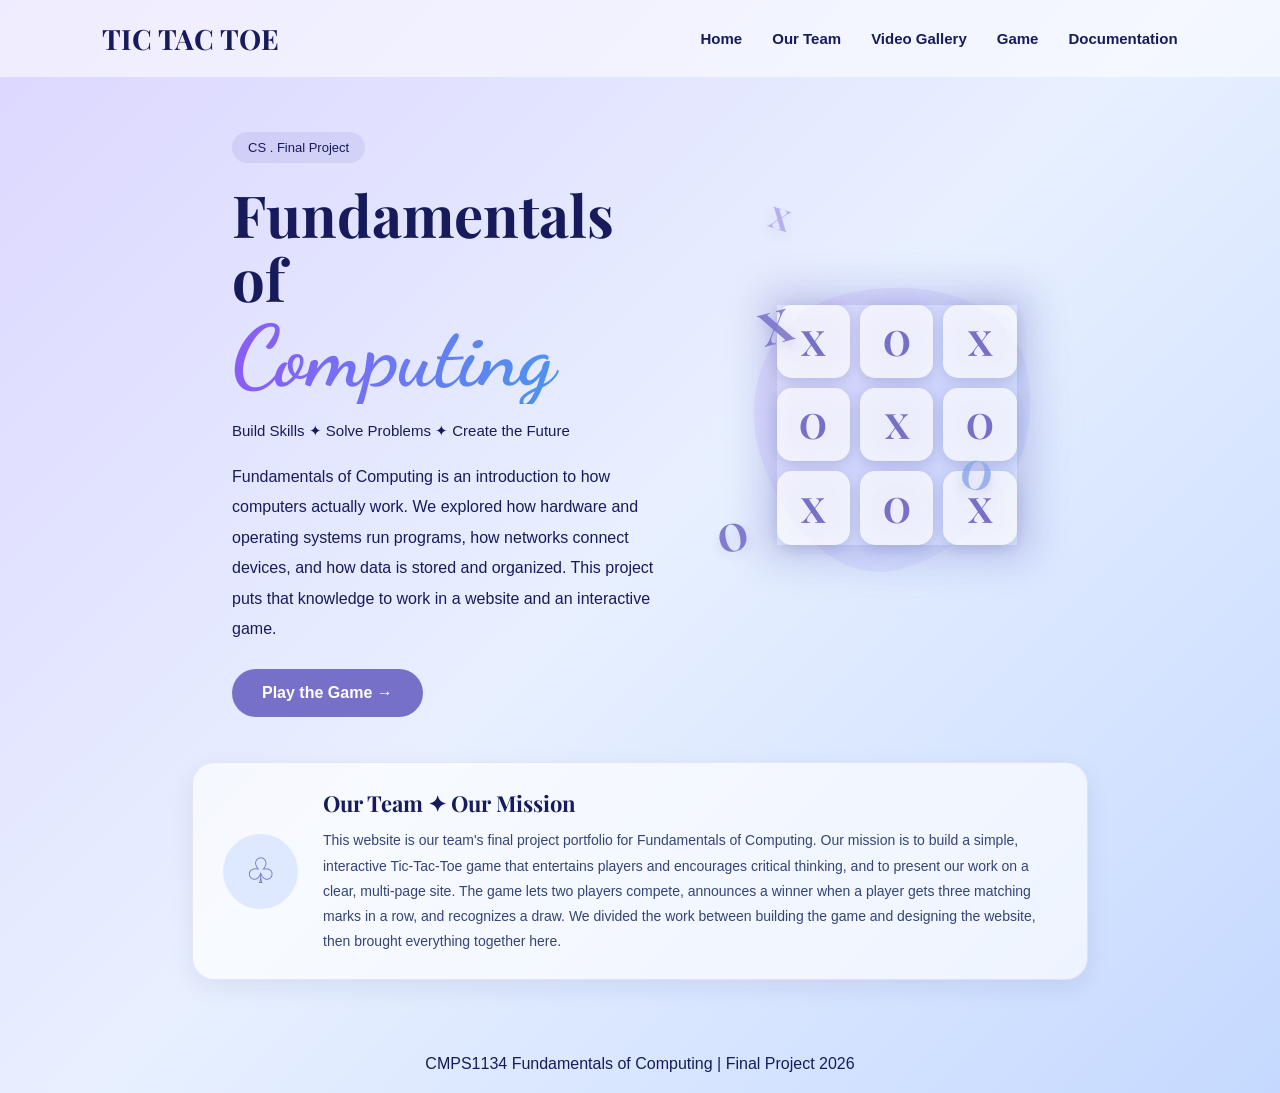
<file: index.html>
<!DOCTYPE html>
<html lang="en">
<head>
    <meta charset="UTF-8">
    <meta name="viewport" content="width=device-width, initial-scale=1.0">
    <title>Tic-Tac-Toe | Team Portfolio</title>
    <link href="https://fonts.googleapis.com/css2?family=Dancing+Script:wght@700&family=Great+Vibes&family=Playfair+Display:wght@400;500;600;700&display=swap" rel="stylesheet">
    <link rel="stylesheet" href="css/style.css">
</head>
<body>

    <!-- Navigation Bar -->
    <header>
        <nav class="navbar">
            <h2 class="logo">TIC TAC TOE</h2>
            <ul>
                <li><a href="index.html">Home</a></li>
                <li><a href="team.html">Our Team</a></li>
                <li><a href="videos.html">Video Gallery</a></li>
                <li><a href="game.html">Game</a></li>
                <li><a href="documentation.html">Documentation</a></li>
            </ul>
        </nav>
    </header>

    <!-- Homepage Introduction -->
    <section class="hero">
        <div class="hero-content">

            <div class="hero-layout">

                <!-- Left side: text -->
                <div class="hero-text">
                    <div class="project-label">CS . Final Project</div>

                    <h1>Fundamentals of
                        <span class="script-heading">Computing</span>
                    </h1>

                    <p class="tagline">Build Skills ✦ Solve Problems ✦ Create the Future</p>

                    <p class="course-description">
                        Fundamentals of Computing is an introduction to how computers actually work.
                        We explored how hardware and operating systems run programs, how networks
                        connect devices, and how data is stored and organized. This project puts that
                        knowledge to work in a website and an interactive game.
                    </p>

                    <a href="game.html" class="btn">Play the Game &rarr;</a>
                </div>

                <!-- Right side: tic-tac-toe illustration -->
                <div class="hero-visual">
                    <span class="floating-x">X</span>
                    <span class="floating-o">O</span>
                    <span class="floating-x floating-x-two">X</span>
                    <span class="floating-o floating-o-two">O</span>

                    <div class="tic-tac-toe-board">
                        <div class="cell">X</div>
                        <div class="cell">O</div>
                        <div class="cell">X</div>

                        <div class="cell">O</div>
                        <div class="cell">X</div>
                        <div class="cell">O</div>

                        <div class="cell">X</div>
                        <div class="cell">O</div>
                        <div class="cell">X</div>
                    </div>
                </div>

            </div>

            <!-- Mission and team -->
            <div class="mission-card">
                <div class="mission-icon">♧</div>
                <div class="mission-content">
                    <h3>Our Team ✦ Our Mission</h3>
                    <p>
                        This website is our team's final project portfolio for Fundamentals of Computing.
                        Our mission is to build a simple, interactive Tic-Tac-Toe game that entertains
                        players and encourages critical thinking, and to present our work on a clear,
                        multi-page site. The game lets two players compete, announces a winner when a
                        player gets three matching marks in a row, and recognizes a draw. We divided the
                        work between building the game and designing the website, then brought
                        everything together here.
                    </p>
                </div>
            </div>

        </div>
    </section>

    <footer style="text-align:center; padding:20px;">
        <p>CMPS1134 Fundamentals of Computing | Final Project 2026</p>
    </footer>

</body>
</html>
</file>
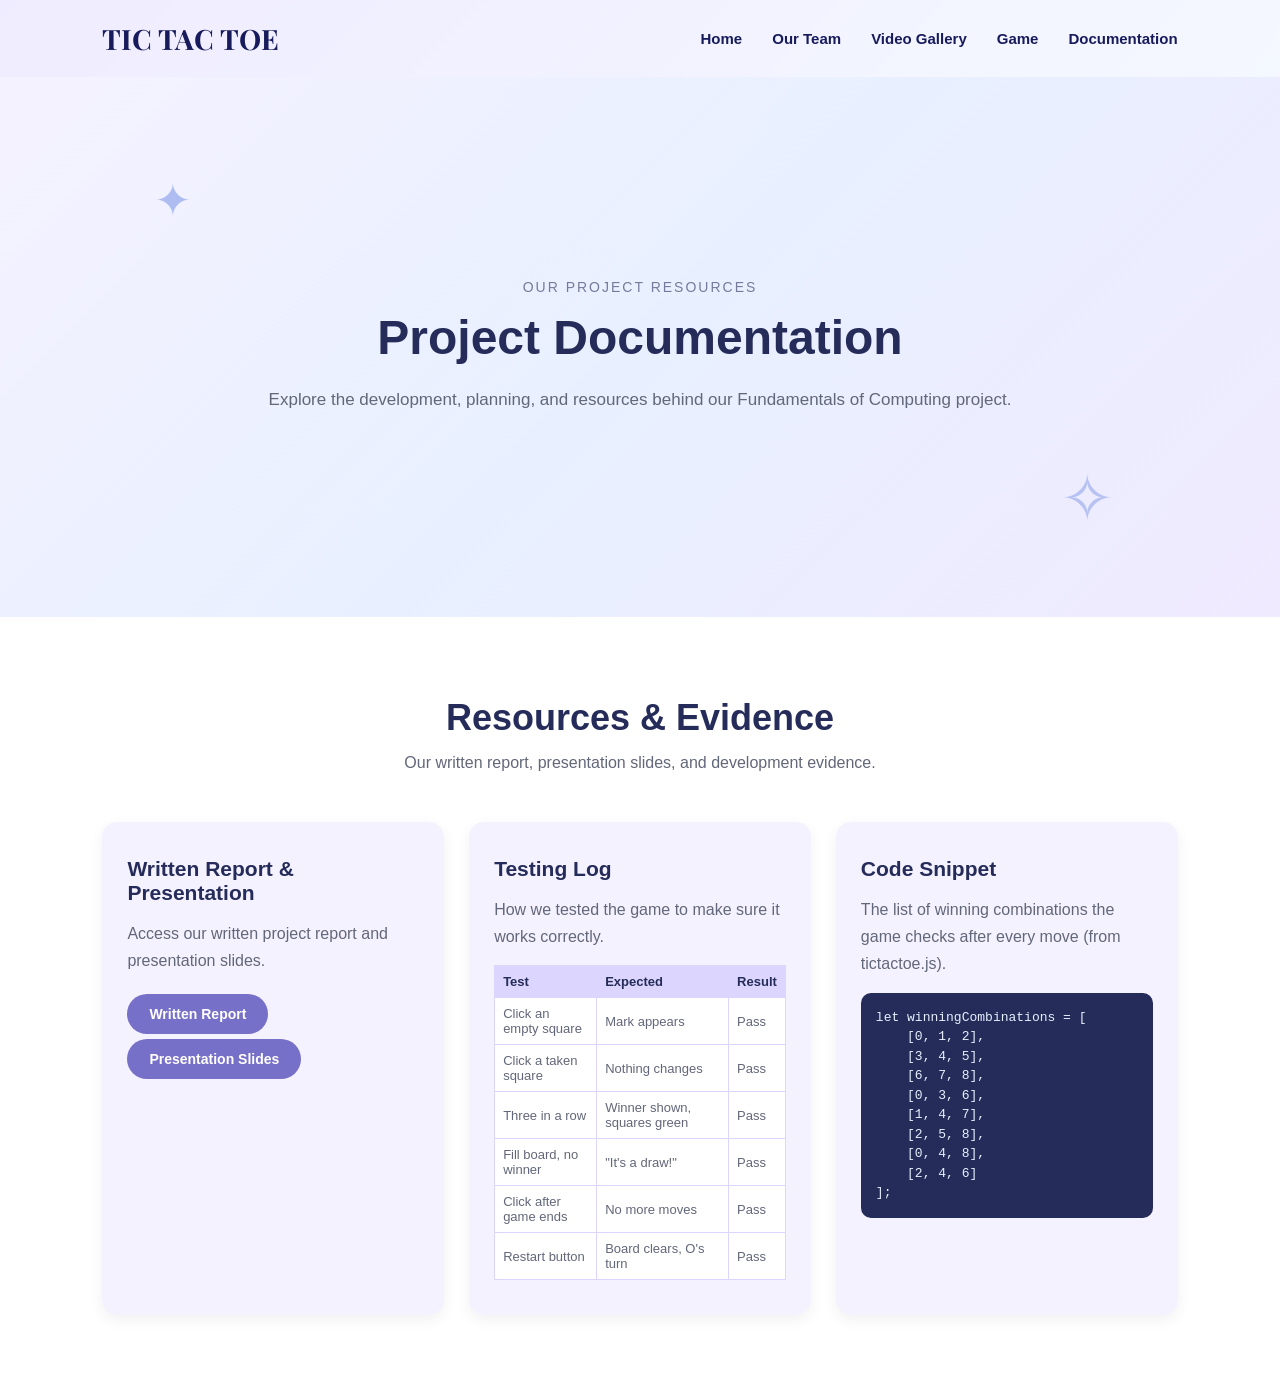
<file: documentation.html>
<!DOCTYPE html>
<html lang="en">
<head>
    <meta charset="UTF-8">
    <meta name="viewport" content="width=device-width, initial-scale=1.0">
    <title>Documentation | Fundamentals of Computing</title>
    <link href="https://fonts.googleapis.com/css2?family=Dancing+Script:wght@700&family=Great+Vibes&family=Playfair+Display:wght@400;500;600;700&display=swap" rel="stylesheet">
    <link rel="stylesheet" href="css/style.css">
</head>
<body>

    <!-- Navigation Bar -->
    <header>
        <nav class="navbar">
            <h2 class="logo">TIC TAC TOE</h2>
            <ul>
                <li><a href="index.html">Home</a></li>
                <li><a href="team.html">Our Team</a></li>
                <li><a href="videos.html">Video Gallery</a></li>
                <li><a href="game.html">Game</a></li>
                <li><a href="documentation.html">Documentation</a></li>
            </ul>
        </nav>
    </header>

    <!-- Documentation Heading Section -->
    <section class="documentation-hero">
        <div class="documentation-heading">
            <span>OUR PROJECT RESOURCES</span>
            <h1>Project Documentation</h1>
            <p>
                Explore the development, planning, and resources
                behind our Fundamentals of Computing project.
            </p>
        </div>
    </section>

    <!-- Documentation Resources Section -->
    <section class="documentation-content">

        <div class="documentation-title">
            <h2>Resources &amp; Evidence</h2>
            <p>Our written report, presentation slides, and development evidence.</p>
        </div>

        <div class="documentation-container">

            <!-- Written Report and Presentation -->
            <div class="documentation-card">
                <h3>Written Report &amp; Presentation</h3>
                <p>Access our written project report and presentation slides.</p>
                <a href="https://drive.google.com/file/d/1Eudro8QxFQyhYSSHki9ScxYQGo2Qj0IZ/view?usp=sharing" class="doc-button" target="_blank">Written Report</a>
                <a href="https://docs.google.com/presentation/d/1sKYwe5PU1hoNHK0PSj72zYZiAwtO2S-E/edit?usp=drivesdk&ouid=109103449016166236615&rtpof=true&sd=true" class="doc-button" target="_blank">Presentation Slides</a>
            </div>

            <!-- Testing Log -->
            <div class="documentation-card">
                <h3>Testing Log</h3>
                <p>How we tested the game to make sure it works correctly.</p>
                <table>
                    <tr><th>Test</th><th>Expected</th><th>Result</th></tr>
                    <tr><td>Click an empty square</td><td>Mark appears</td><td>Pass</td></tr>
                    <tr><td>Click a taken square</td><td>Nothing changes</td><td>Pass</td></tr>
                    <tr><td>Three in a row</td><td>Winner shown, squares green</td><td>Pass</td></tr>
                    <tr><td>Fill board, no winner</td><td>"It's a draw!"</td><td>Pass</td></tr>
                    <tr><td>Click after game ends</td><td>No more moves</td><td>Pass</td></tr>
                    <tr><td>Restart button</td><td>Board clears, O's turn</td><td>Pass</td></tr>
                </table>
            </div>

            <!-- Code Snippet -->
            <div class="documentation-card">
                <h3>Code Snippet</h3>
                <p>The list of winning combinations the game checks after every move (from tictactoe.js).</p>
<pre><code>let winningCombinations = [
    [0, 1, 2],
    [3, 4, 5],
    [6, 7, 8],
    [0, 3, 6],
    [1, 4, 7],
    [2, 5, 8],
    [0, 4, 8],
    [2, 4, 6]
];</code></pre>
            </div>

        </div>
    </section>

</body>
</html>
</file>
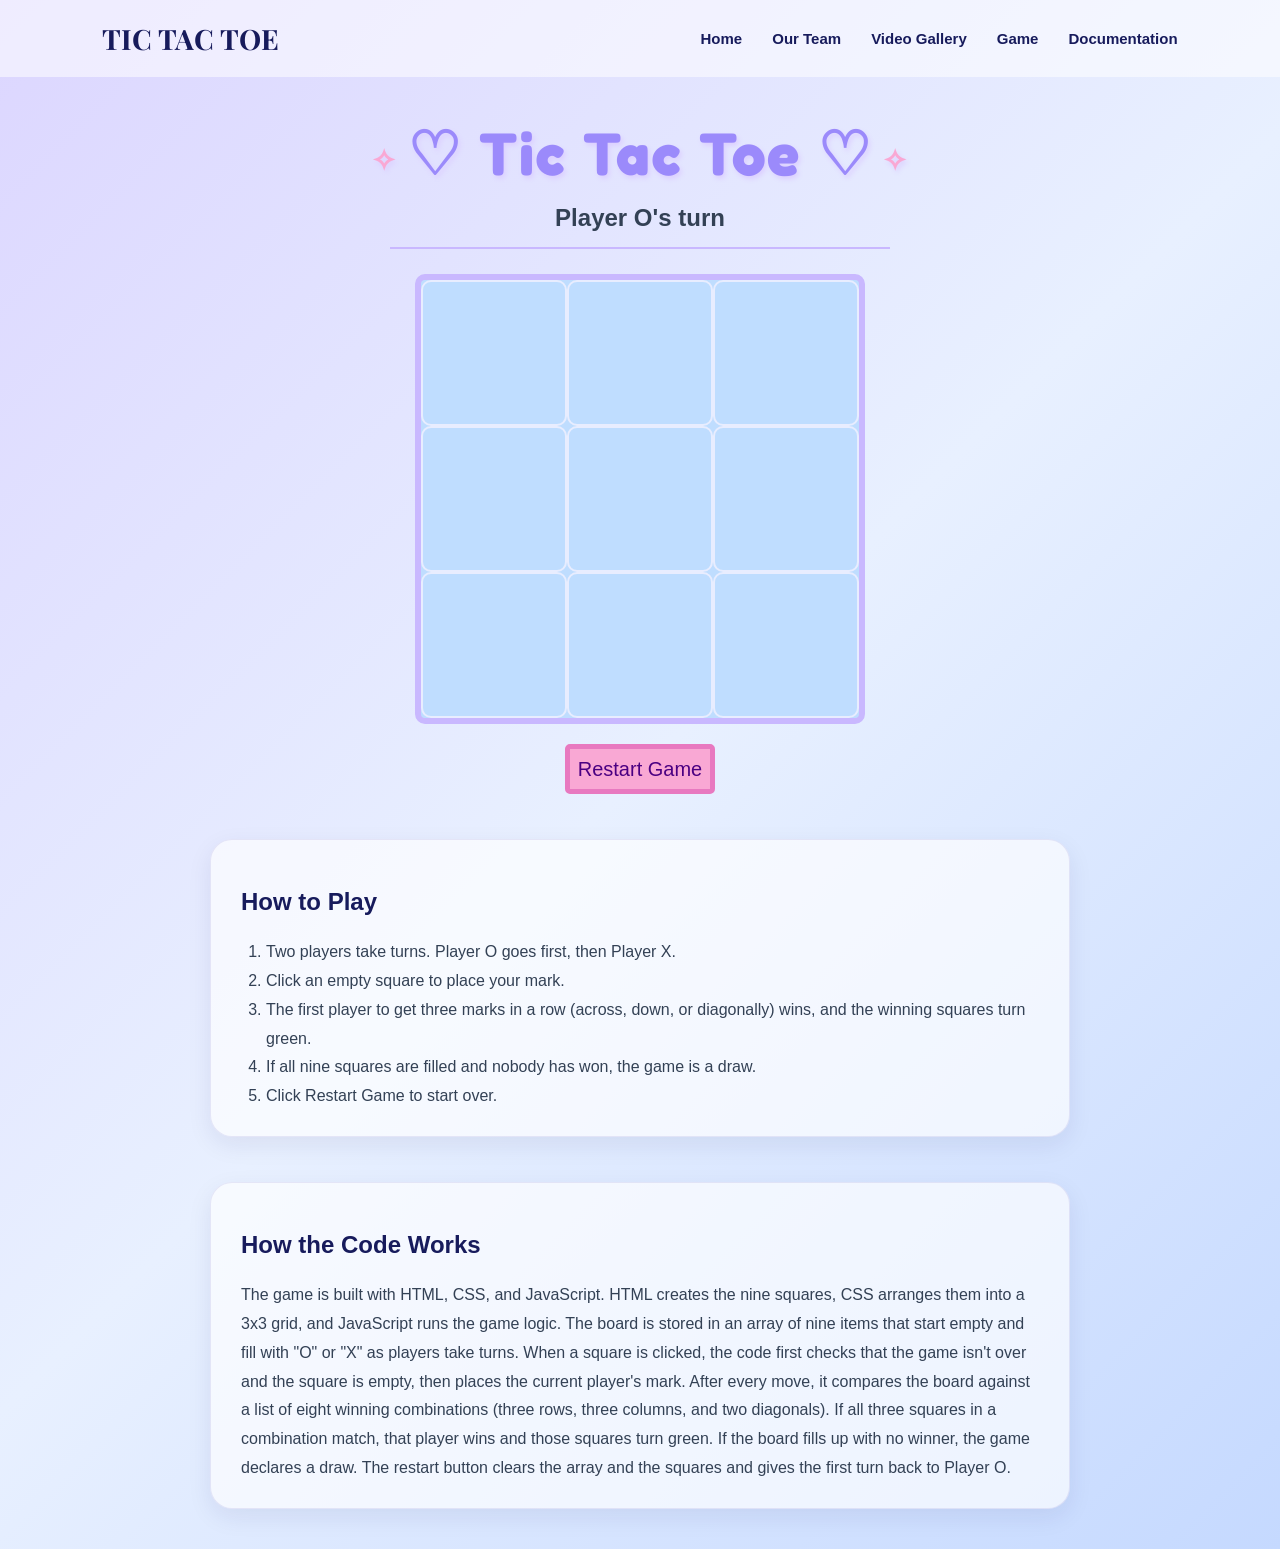
<file: game.html>
<!DOCTYPE html>
<html lang="en">
<head>
    <meta charset="UTF-8">
    <meta name="viewport" content="width=device-width, initial-scale=1.0">
    <title>Play the Game | Fundamentals of Computing</title>
    <link href="https://fonts.googleapis.com/css2?family=Dancing+Script:wght@700&family=Fredoka:wght@700&family=Great+Vibes&family=Playfair+Display:wght@400;500;600;700&display=swap" rel="stylesheet">
    <link rel="stylesheet" href="css/style.css">
    <link rel="stylesheet" href="css/tictactoe.css">
</head>
<body>

    <!-- Navigation Bar -->
    <header>
        <nav class="navbar">
            <h2 class="logo">TIC TAC TOE</h2>
            <ul>
                <li><a href="index.html">Home</a></li>
                <li><a href="team.html">Our Team</a></li>
                <li><a href="videos.html">Video Gallery</a></li>
                <li><a href="game.html">Game</a></li>
                <li><a href="documentation.html">Documentation</a></li>
            </ul>
        </nav>
    </header>

    <main class="game-area">

        <!-- The Game -->
        <h1>♡ Tic Tac Toe ♡</h1>
        <h2 id="game-status">Player O's turn</h2>
        <hr>

        <div id="game-board">
            <div data-cell-index="0" class="game-cell"></div>
            <div data-cell-index="1" class="game-cell"></div>
            <div data-cell-index="2" class="game-cell"></div>
            <div data-cell-index="3" class="game-cell"></div>
            <div data-cell-index="4" class="game-cell"></div>
            <div data-cell-index="5" class="game-cell"></div>
            <div data-cell-index="6" class="game-cell"></div>
            <div data-cell-index="7" class="game-cell"></div>
            <div data-cell-index="8" class="game-cell"></div>
        </div>

        <button id="game-restart-button">Restart Game</button>

        <!-- How to Play -->
        <section class="game-info">
            <h2>How to Play</h2>
            <ol>
                <li>Two players take turns. Player O goes first, then Player X.</li>
                <li>Click an empty square to place your mark.</li>
                <li>The first player to get three marks in a row (across, down, or diagonally) wins, and the winning squares turn green.</li>
                <li>If all nine squares are filled and nobody has won, the game is a draw.</li>
                <li>Click Restart Game to start over.</li>
            </ol>
        </section>

        <!-- How the Code Works -->
        <section class="game-info">
            <h2>How the Code Works</h2>
            <p>
                The game is built with HTML, CSS, and JavaScript. HTML creates the nine squares, CSS arranges them into a 3x3 grid, and JavaScript runs the game logic. The board is stored in an array of nine items that start empty and fill with "O" or "X" as players take turns. When a square is clicked, the code first checks that the game isn't over and the square is empty, then places the current player's mark. After every move, it compares the board against a list of eight winning combinations (three rows, three columns, and two diagonals). If all three squares in a combination match, that player wins and those squares turn green. If the board fills up with no winner, the game declares a draw. The restart button clears the array and the squares and gives the first turn back to Player O.
            </p>
        </section>

    </main>

    <script src="js/tictactoe.js"></script>
</body>
</html>
</file>
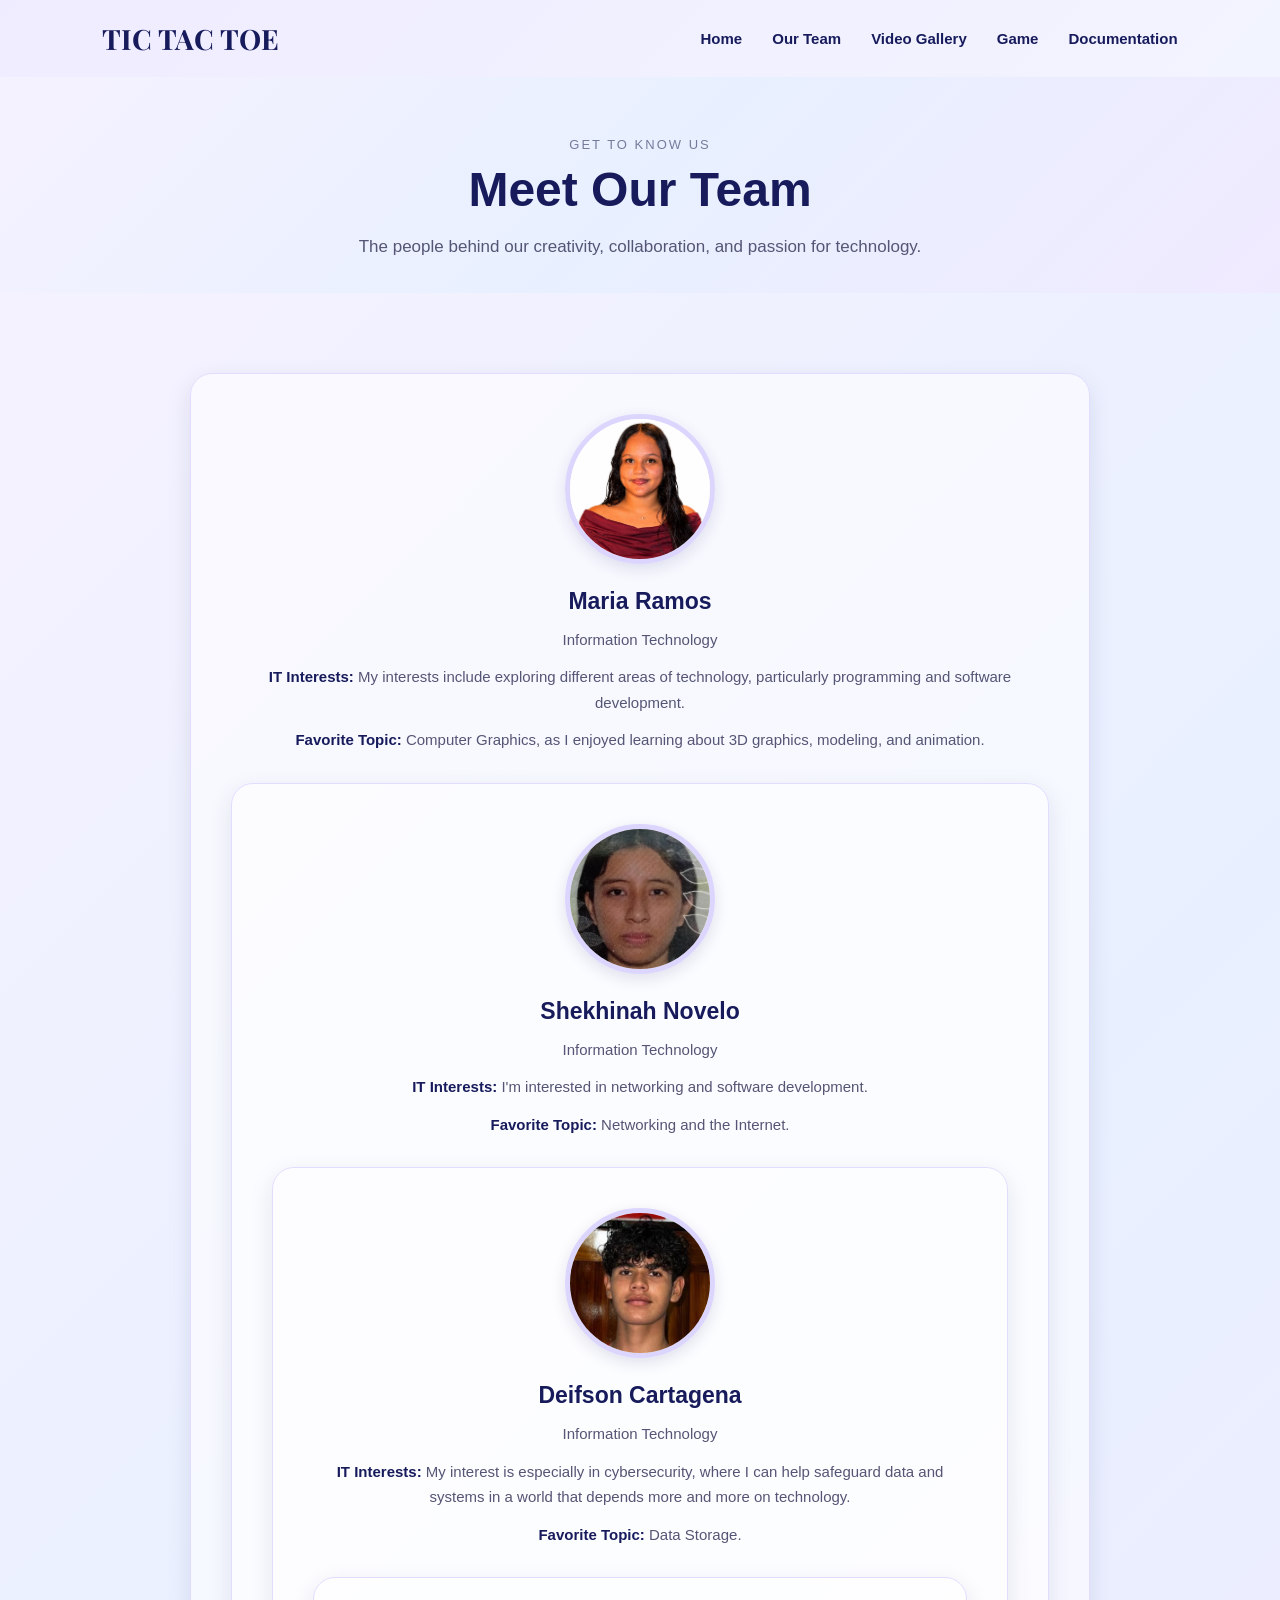
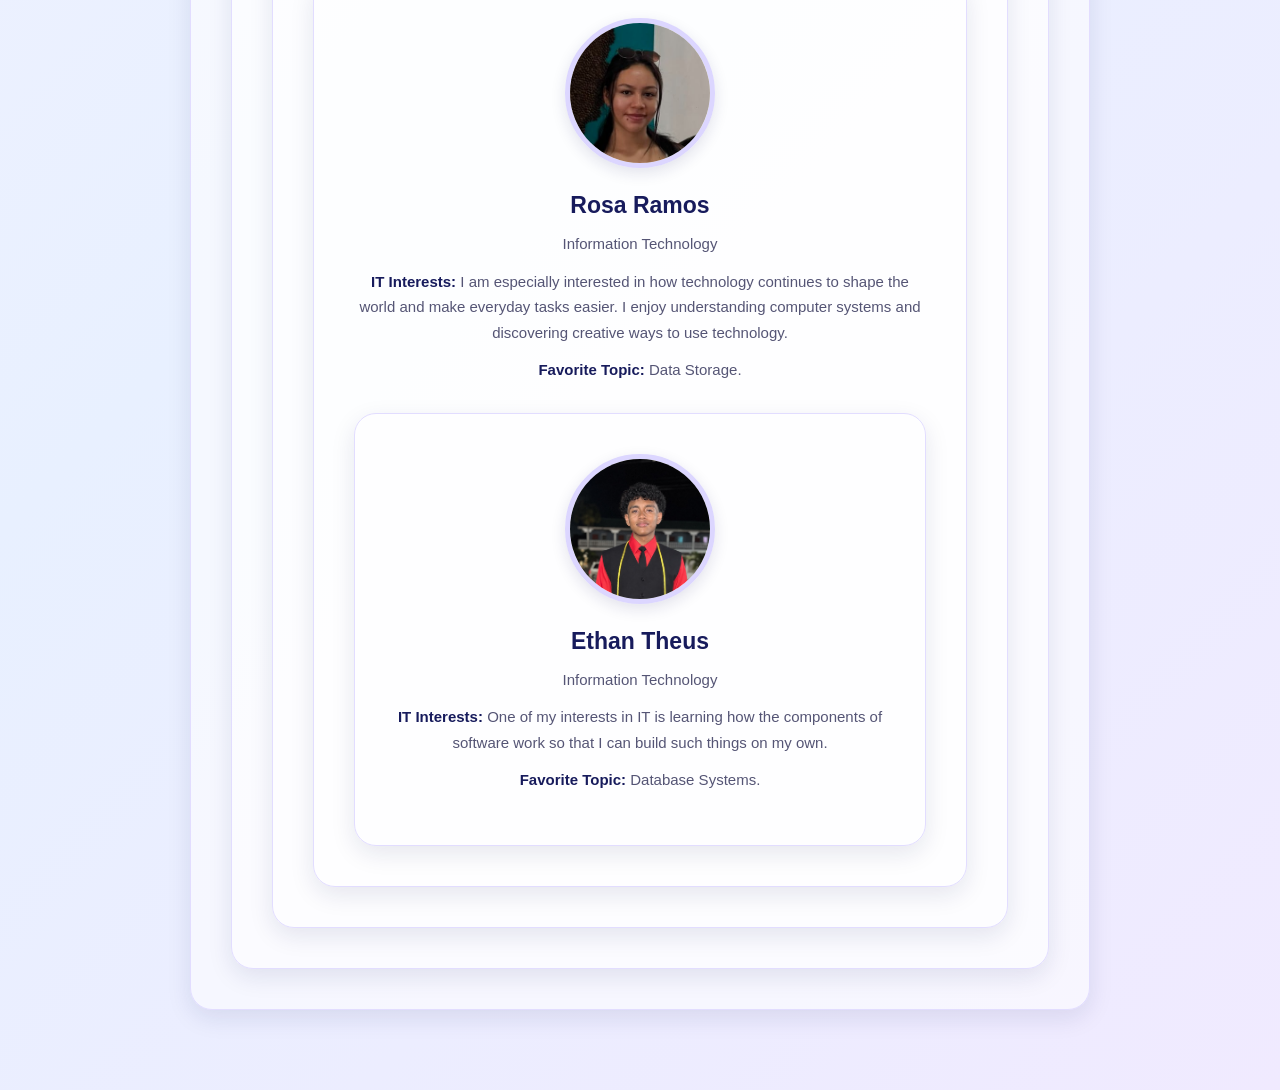
<file: team.html>
<!DOCTYPE html>
<html lang="en">
<head>
    <meta charset="UTF-8">
    <meta name="viewport" content="width=device-width, initial-scale=1.0">
    <title>Our Team | Fundamentals of Computing</title>
    <link href="https://fonts.googleapis.com/css2?family=Dancing+Script:wght@700&family=Great+Vibes&family=Playfair+Display:wght@400;500;600;700&display=swap" rel="stylesheet">
    <link rel="stylesheet" href="css/style.css">
</head>
<body>

    <!-- Navigation Bar -->
    <header>
        <nav class="navbar">
            <h2 class="logo">TIC TAC TOE</h2>
            <ul>
                <li><a href="index.html">Home</a></li>
                <li><a href="team.html">Our Team</a></li>
                <li><a href="videos.html">Video Gallery</a></li>
                <li><a href="game.html">Game</a></li>
                <li><a href="documentation.html">Documentation</a></li>
            </ul>
        </nav>
    </header>

    <header class="team-header">
        <p class="section-label">GET TO KNOW US</p>
        <h1>Meet Our Team</h1>
        <p class="team-intro">
            The people behind our creativity, collaboration, and passion for technology.
        </p>
    </header>

    <section class="team-section">
        <div class="team-grid nested-team">

            <!-- Maria (biggest, holds everyone else) -->
            <div class="team-card">
                <img src="images/maria.jpeg" alt="Maria Ramos">
                <div class="team-info">
                    <h2>Maria Ramos</h2>
                    <p class="program">Information Technology</p>
                    <p class="interests">
                        <strong>IT Interests:</strong> My interests include exploring different areas of technology, particularly programming and software development.
                    </p>
                    <p class="it-interests">
                        <strong>Favorite Topic:</strong> Computer Graphics, as I enjoyed learning about 3D graphics, modeling, and animation.
                    </p>
                </div>

                <!-- Shekhinah (inside Maria) -->
                <div class="team-card">
                    <img src="images/shekhinah.jpeg" alt="Shekhinah Novelo">
                    <div class="team-info">
                        <h2>Shekhinah Novelo</h2>
                        <p class="program">Information Technology</p>
                        <p class="interests">
                            <strong>IT Interests:</strong> I'm interested in networking and software development.
                        </p>
                        <p class="it-interests">
                            <strong>Favorite Topic:</strong> Networking and the Internet.
                        </p>
                    </div>

                    <!-- Deifson (inside Shekhinah) -->
                    <div class="team-card">
                        <img src="images/deifson.jpeg" alt="Deifson Cartagena">
                        <div class="team-info">
                            <h2>Deifson Cartagena</h2>
                            <p class="program">Information Technology</p>
                            <p class="interests">
                                <strong>IT Interests:</strong> My interest is especially in cybersecurity, where I can help safeguard data and systems in a world that depends more and more on technology.
                            </p>
                            <p class="it-interests">
                                <strong>Favorite Topic:</strong> Data Storage.
                            </p>
                        </div>

                        <!-- Rosa (inside Deifson) -->
                        <div class="team-card">
                            <img src="images/rosa.jpeg" alt="Rosa Ramos">
                            <div class="team-info">
                                <h2>Rosa Ramos</h2>
                                <p class="program">Information Technology</p>
                                <p class="interests">
                                    <strong>IT Interests:</strong> I am especially interested in how technology continues to shape the world and make everyday tasks easier. I enjoy understanding computer systems and discovering creative ways to use technology.
                                </p>
                                <p class="it-interests">
                                    <strong>Favorite Topic:</strong> Data Storage.
                                </p>
                            </div>

                            <!-- Ethan (smallest, innermost) -->
                            <div class="team-card">
                                <img src="images/ethan.jpeg" alt="Ethan Theus">
                                <div class="team-info">
                                    <h2>Ethan Theus</h2>
                                    <p class="program">Information Technology</p>
                                    <p class="interests">
                                        <strong>IT Interests:</strong> One of my interests in IT is learning how the components of software work so that I can build such things on my own.
                                    </p>
                                    <p class="it-interests">
                                        <strong>Favorite Topic:</strong> Database Systems.
                                    </p>
                                </div>
                            </div> <!-- end Ethan -->

                        </div> <!-- end Rosa -->

                    </div> <!-- end Deifson -->

                </div> <!-- end Shekhinah -->

            </div> <!-- end Maria -->

        </div>
    </section>

</body>
</html>
</file>
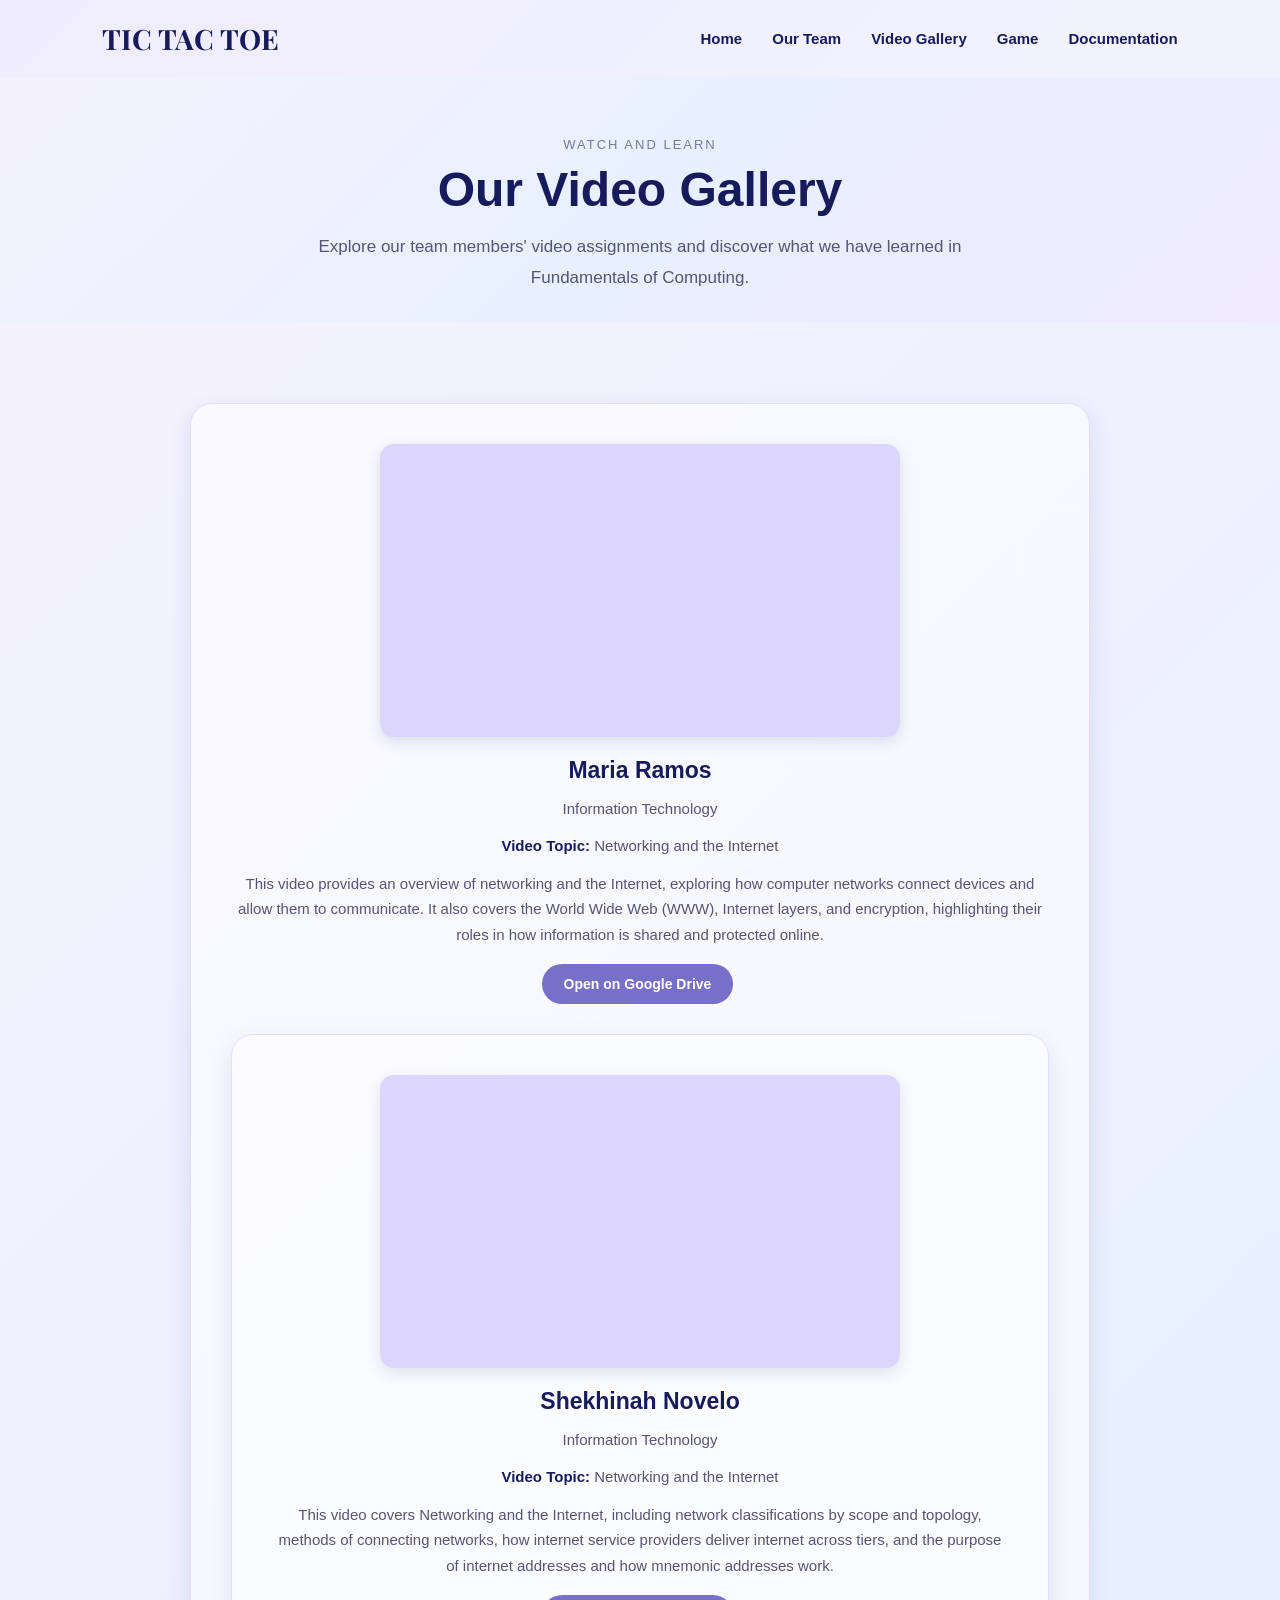
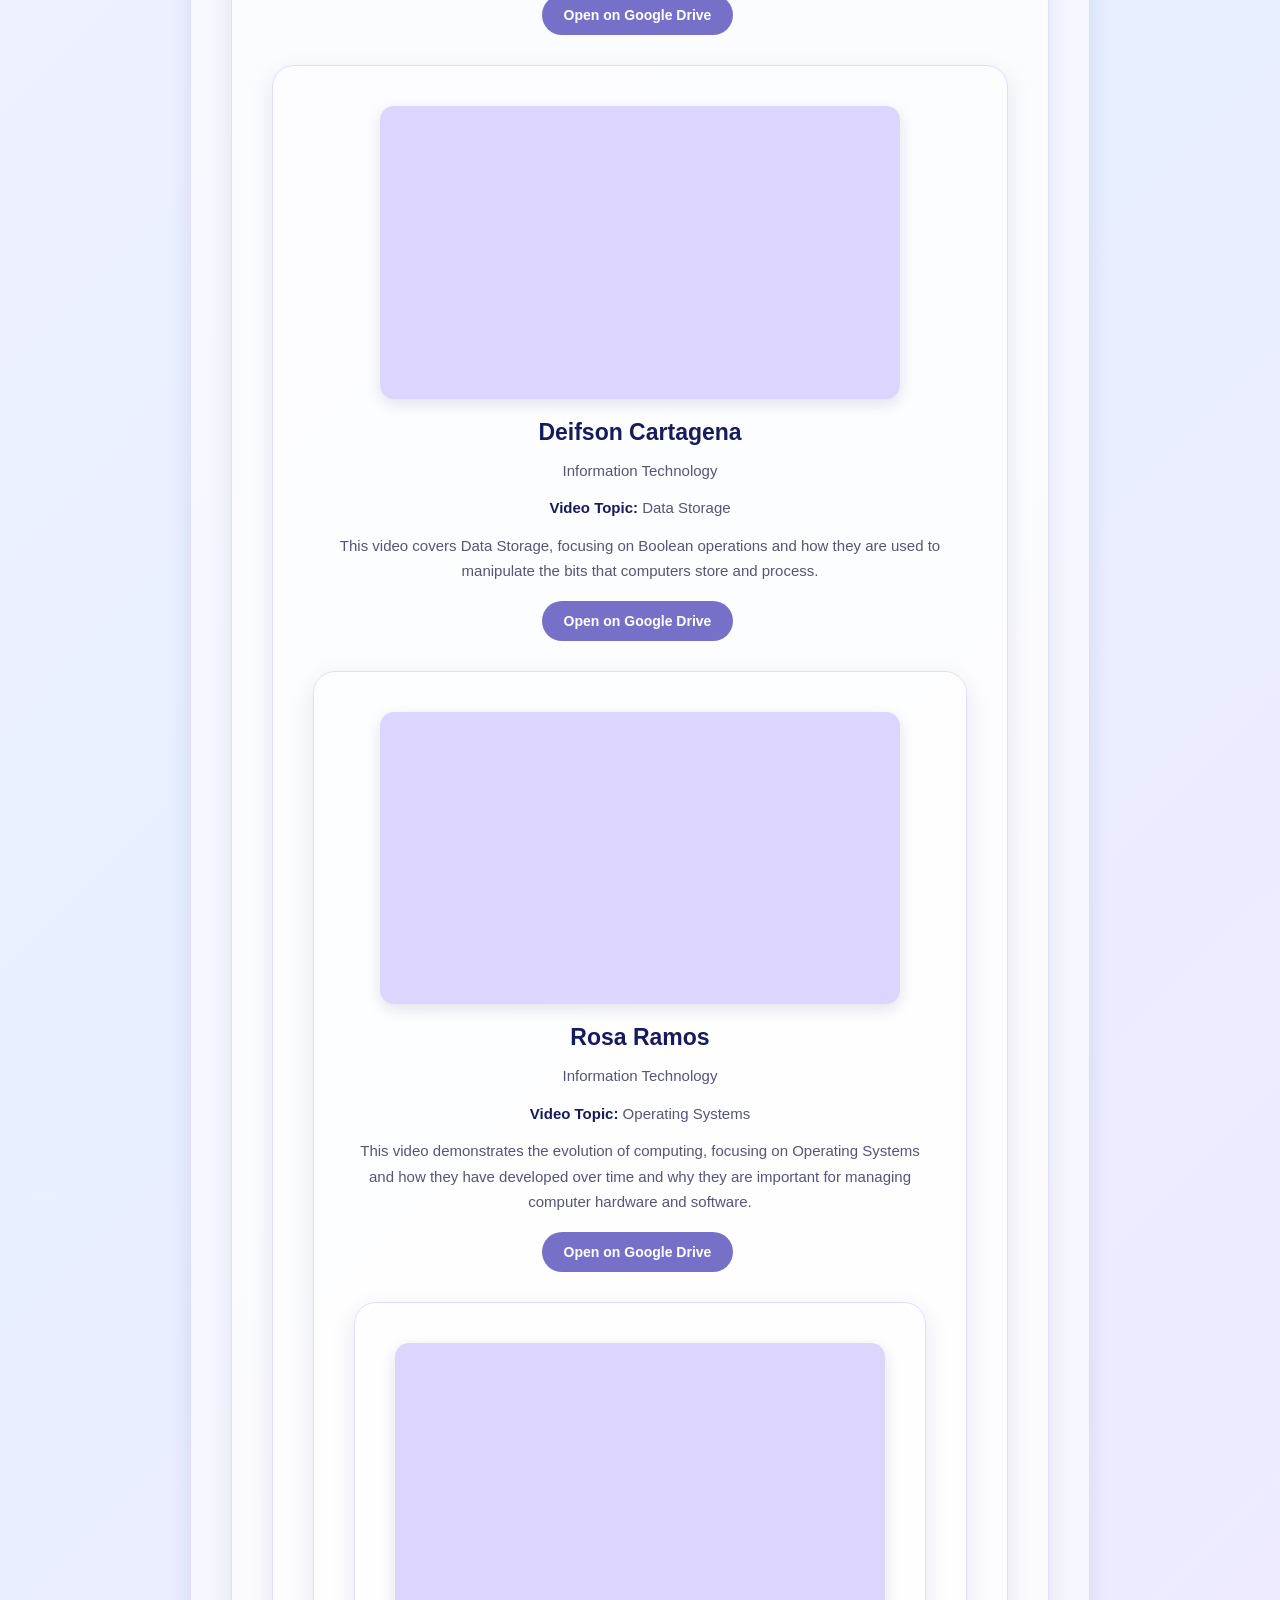
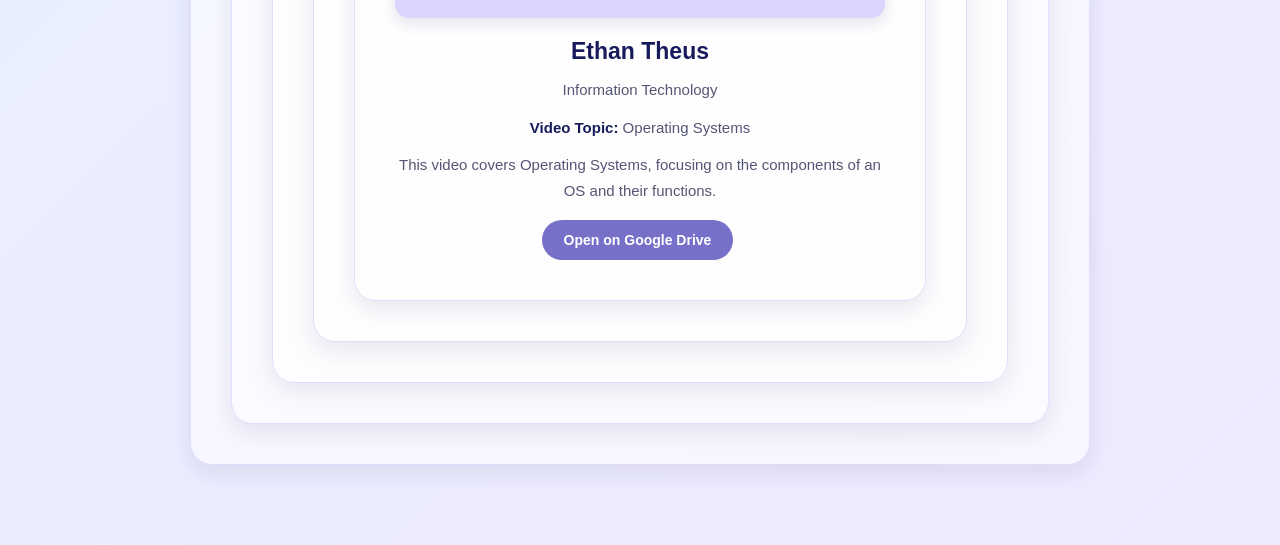
<file: videos.html>
<!DOCTYPE html>
<html lang="en">
<head>
    <meta charset="UTF-8">
    <meta name="viewport" content="width=device-width, initial-scale=1.0">
    <title>Video Gallery | Fundamentals of Computing</title>
    <link href="https://fonts.googleapis.com/css2?family=Dancing+Script:wght@700&family=Great+Vibes&family=Playfair+Display:wght@400;500;600;700&display=swap" rel="stylesheet">
    <link rel="stylesheet" href="css/style.css">
    <style>
        .video-frame {
            width: 100%;
            max-width: 520px;
            aspect-ratio: 16 / 9;
            margin: 0 auto 20px;
            border-radius: 14px;
            overflow: hidden;
            background: #dcd6ff;
            box-shadow: 0 5px 15px rgba(23, 27, 92, 0.12);
        }

        .video-frame iframe {
            width: 100%;
            height: 100%;
            border: 0;
        }
    </style>
</head>
<body>

    <!-- Navigation Bar -->
    <header>
        <nav class="navbar">
            <h2 class="logo">TIC TAC TOE</h2>
            <ul>
                <li><a href="index.html">Home</a></li>
                <li><a href="team.html">Our Team</a></li>
                <li><a href="videos.html">Video Gallery</a></li>
                <li><a href="game.html">Game</a></li>
                <li><a href="documentation.html">Documentation</a></li>
            </ul>
        </nav>
    </header>

    <header class="team-header">
        <p class="section-label">WATCH AND LEARN</p>
        <h1>Our Video Gallery</h1>
        <p class="team-intro">
            Explore our team members' video assignments and discover what we have learned in Fundamentals of Computing.
        </p>
    </header>

    <section class="team-section">
        <div class="team-grid nested-team">

            <!-- Maria (biggest, holds everyone else) -->
            <div class="team-card">
                <div class="video-frame">
                    <iframe src="https://drive.google.com/file/d/1Qs0GjEetNI9kP-G7NLQOMZKoDJtzFGbG/preview" title="Maria Ramos video" allow="autoplay" allowfullscreen></iframe>
                </div>
                <div class="team-info">
                    <h2>Maria Ramos</h2>
                    <p class="program">Information Technology</p>
                    <p><strong>Video Topic:</strong> Networking and the Internet</p>
                    <p>This video provides an overview of networking and the Internet, exploring how computer networks connect devices and allow them to communicate. It also covers the World Wide Web (WWW), Internet layers, and encryption, highlighting their roles in how information is shared and protected online.</p>
                    <a href="https://drive.google.com/file/d/1Qs0GjEetNI9kP-G7NLQOMZKoDJtzFGbG/view?usp=sharing" class="doc-button" target="_blank">Open on Google Drive</a>
                </div>

                <!-- Shekhinah (inside Maria) -->
                <div class="team-card">
                    <div class="video-frame">
                        <iframe src="https://drive.google.com/file/d/1-K-EzYGycJsII2ZSFaYLDzOAHH4LzVls/preview" title="Shekhinah Novelo video" allow="autoplay" allowfullscreen></iframe>
                    </div>
                    <div class="team-info">
                        <h2>Shekhinah Novelo</h2>
                        <p class="program">Information Technology</p>
                        <p><strong>Video Topic:</strong> Networking and the Internet</p>
                        <p>This video covers Networking and the Internet, including network classifications by scope and topology, methods of connecting networks, how internet service providers deliver internet across tiers, and the purpose of internet addresses and how mnemonic addresses work.</p>
                        <a href="https://drive.google.com/file/d/1-K-EzYGycJsII2ZSFaYLDzOAHH4LzVls/view?usp=sharing" class="doc-button" target="_blank">Open on Google Drive</a>
                    </div>

                    <!-- Deifson (inside Shekhinah) -->
                    <div class="team-card">
                        <div class="video-frame">
                            <iframe src="https://drive.google.com/file/d/1LtUM9KCCmhEe35UvFc4oyf0EiEk8uNWV/preview" title="Deifson Cartagena video" allow="autoplay" allowfullscreen></iframe>
                        </div>
                        <div class="team-info">
                            <h2>Deifson Cartagena</h2>
                            <p class="program">Information Technology</p>
                            <p><strong>Video Topic:</strong> Data Storage</p>
                            <p>This video covers Data Storage, focusing on Boolean operations and how they are used to manipulate the bits that computers store and process.</p>
                            <a href="https://drive.google.com/file/d/1LtUM9KCCmhEe35UvFc4oyf0EiEk8uNWV/view?usp=sharing" class="doc-button" target="_blank">Open on Google Drive</a>
                        </div>

                        <!-- Rosa (inside Deifson) -->
                        <div class="team-card">
                            <div class="video-frame">
                                <iframe src="https://drive.google.com/file/d/1nTOLrnRd7E9CDSKdWf4OxtXnn7ycKYEc/preview" title="Rosa Ramos video" allow="autoplay" allowfullscreen></iframe>
                            </div>
                            <div class="team-info">
                                <h2>Rosa Ramos</h2>
                                <p class="program">Information Technology</p>
                                <p><strong>Video Topic:</strong> Operating Systems</p>
                                <p>This video demonstrates the evolution of computing, focusing on Operating Systems and how they have developed over time and why they are important for managing computer hardware and software.</p>
                                <a href="https://drive.google.com/file/d/1nTOLrnRd7E9CDSKdWf4OxtXnn7ycKYEc/view?usp=sharing" class="doc-button" target="_blank">Open on Google Drive</a>
                            </div>

                            <!-- Ethan (smallest, innermost) -->
                            <div class="team-card">
                                <div class="video-frame">
                                    <iframe src="https://drive.google.com/file/d/1kbykbghAHMiTjltKYxW4nVm0LzhYaNMH/preview" title="Ethan Theus video" allow="autoplay" allowfullscreen></iframe>
                                </div>
                                <div class="team-info">
                                    <h2>Ethan Theus</h2>
                                    <p class="program">Information Technology</p>
                                    <p><strong>Video Topic:</strong> Operating Systems</p>
                                    <p>This video covers Operating Systems, focusing on the components of an OS and their functions.</p>
                                    <a href="https://drive.google.com/file/d/1kbykbghAHMiTjltKYxW4nVm0LzhYaNMH/view?usp=sharing" class="doc-button" target="_blank">Open on Google Drive</a>
                                </div>
                            </div> <!-- end Ethan -->

                        </div> <!-- end Rosa -->

                    </div> <!-- end Deifson -->

                </div> <!-- end Shekhinah -->

            </div> <!-- end Maria -->

        </div>
    </section>

</body>
</html>
</file>
<file: css/style.css>
/*general page settings*/
*{
    margin: 0;
    padding: 0;
    box-sizing: border-box;
}

body {
    font-family: Arial, sans-serif;
    background: linear-gradient(135deg, #dcd6ff, #e8f0ff, #c5d9ff);
    color: #171b5c;
    min-height: 100vh;
}


/* NAVIGATION BAR*/

.navbar {
    display: flex;
    justify-content: space-between;
    align-items: center;
    padding: 20px 8%;
    background: rgba(255, 255, 255, 0.55);
}

.logo {
    font-family: 'Playfair Display', serif;
    font-size: 28px;
    color: #171b5c;
}

.navbar ul {
    display: flex;
    list-style: none;
    gap: 30px;
    margin: 0;
    padding: 0;
}

.navbar ul li a {
    text-decoration: none;
    color: #171b5c;
    font-family: Arial, sans-serif;
    font-size: 15px;
    font-weight: 600;
    transition: 0.3s;
}

.navbar ul li a:hover {
    color: #7770c9;
}


/* HOMEPAGE LAYOUT */

.hero {
    min-height: 85vh;
    display: flex;
    justify-content: center;
    align-items: center;
    text-align: left;
    padding: 55px 15%;
}

.hero-content {
    width: 100%;
    max-width: 1250px;
}

/* Two Column Layout */

.hero-layout {
    display: grid;
    grid-template-columns: 1.1fr 0.9fr;
    align-items: center;
    gap: 45px;
}

/* Left Side */

.hero-text {
    max-width: 580px;
    margin-left: 40px;
}

.project-label {
    display: inline-block;
    background: rgba(119, 112, 201, 0.15);
    padding: 8px 16px;
    border-radius: 20px;
    font-size: 13px;
    margin-bottom: 20px;
}

/*headings and text */
.hero h1 {
    font-family: 'Playfair Display', serif;
    font-size: 58px;
    color: #171b5c;
    line-height: 1.1;
    margin-bottom: 18px;
}

.script-heading {
    display: block;
    font-family: 'Dancing Script', cursive;
    font-size: 85px;
    font-weight: 700;
    background: linear-gradient(90deg, #8b5cf6, #38a5ed);
    background-clip: text;
    -webkit-background-clip: text;
    color: transparent;
}

.tagline {
    font-size: 15px;
    color: #171b5c;
    margin-bottom: 22px;
}

.course-description {
    font-family: Arial, sans-serif;
    font-size: 16px;
    line-height: 1.9;
    margin-bottom: 25px;
}

/* Right Side: Tic-Tac-Toe */

.hero-visual {
    display: flex;
    justify-content: center;
    align-items: center;
    min-height: 350px;
    position: relative;
}

.hero-visual::before {
    content: "";
    position: absolute;
    width: 320px;
    height: 320px;
    background: radial-gradient(
        circle,
        rgba(173, 160, 255, 0.45),
        rgba(197, 217, 255, 0.15),
        transparent 70%
    );
    border-radius: 50%;
    filter: blur(25px);
    z-index: 0;
}

.hero-visual::after {
    content: "";
    position: absolute;
    width: 280px;
    height: 280px;
    background: linear-gradient(
        135deg,
        rgba(220, 214, 255, 0.65),
        rgba(197, 217, 255, 0.55)
    );
    border-radius: 42% 58% 63% 37% / 45% 40% 60% 55%;
    transform: rotate(-15deg);
    z-index: 0;
}

/* Our Team and Mission Card */

.mission-card {
    display: flex;
    align-items: center;
    gap: 25px;
    margin-top: 45px;
    padding: 25px 30px;
    background: rgba(255, 255, 255, 0.65);
    border: 1px solid rgba(119, 112, 201, 0.15);
    border-radius: 22px;
    box-shadow: 0 8px 25px rgba(23, 27, 92, 0.08);
}

.mission-icon {
    width: 75px;
    height: 75px;
    min-width: 75px;
    display: flex;
    justify-content: center;
    align-items: center;
    border-radius: 50%;
    background: rgba(197, 217, 255, 0.5);
    font-size: 35px;
    color: #7770c9;
}

.mission-content h3 {
    font-family: 'Playfair Display', serif;
    font-size: 22px;
    margin-bottom: 10px;
    color: #171b5c;
}

.mission-content p {
    font-family: Arial, sans-serif;
    font-size: 14px;
    line-height: 1.8;
    color: #344477;
}

/* button*/
.btn{
    display: inline-block;
    background: #7770c9;
    color: white;
    text-decoration: none;
    padding: 15px 30px;
    border-radius: 30px;
    font-family: Arial, sans-serif;
    font-weight: bold;
    transition: 0.3s;
}
.btn:hover{
    background: #5c55a8;
}

/* Tic-Tac-Toe*/
.tic-tac-toe-board {
    display: grid;
    grid-template-columns: repeat(3,1fr);
    gap:10px;
    width: 240px;
    margin: 35px auto;
    box-shadow: 0 0 35px 15px rgba(91,82,170,0.18);
    filter: drop-shadow(0 0 12px rgba(119, 112, 201, 0.30));
    position: relative;
    z-index: 1;
}

/* Floating X and O Decorations */

.floating-x,
.floating-o {
    position: absolute;
    z-index: 2;
    font-weight: bold;
    font-family: 'Playfair Display', serif;
    opacity: 0.85;
    text-shadow: 0 5px 12px rgba(119, 112, 201, 0.25);
}

.floating-x {
    color: #7770c9;
    font-size:45px;
    top:45px;
    left:55px;
    transform:rotate(-15deg);
}

.floating-o {
    font-size: 40px;
    color: #8da9e8;
    bottom: 100px;
    right: 95px;
    transform: rotate(12deg);
}

.floating-x-two {
    position: absolute;
    z-index: 2;
    font-size: 29px;
    top: 10px;
    right: -90px;
    color: #a69be8;
    transform: rotate(18deg);
    opacity:0.75;
}

.floating-o-two {
    position: absolute;
    z-index: 2;
    font-size: 38px;
    bottom: 65px;
    left: 10px;
    color: #7770c9;
    transform: rotate(-12deg);
    opacity: 0.9;
}

.cell{
    aspect-ratio: 1 / 1;
    background:rgba(255,255,255,0.7);
    border-radius: 15px;
    display: flex;
    justify-content: center;
    align-items: center;
    font-family: 'Playfair Display', serif;
    font-size: 35px;
    font-weight: bold;
    color: #7770c9;
    box-shadow: 0 4px 12px rgba(23, 27, 92,0.10);
}

/* Mobile Layout */

@media (max-width: 768px) {

    .navbar {
        flex-direction: column;
        gap: 12px;
    }

    .navbar ul {
        flex-wrap: wrap;
        justify-content: center;
        gap: 18px;
    }

    .hero {
        padding: 40px 6%;
    }

    .hero-layout {
        grid-template-columns: 1fr;
        text-align: center;
    }

    .hero-text {
        margin: auto;
    }

    .hero h1 {
        font-size: 43px;
    }

    .script-heading {
        font-size: 65px;
    }

    .mission-card {
        flex-direction: column;
        text-align: center;
    }

    .floating-x-two,
    .floating-o-two {
        display: none;
    }
}

/* Team Page CSS*/
.team-section{
    padding: 80px 8%;
    min-height: 100vh;
    background: linear-gradient(135deg,#f5f2ff,#e8f0ff,#f0eaff);
}

.section-label {
    font-size: 13px;
    letter-spacing: 2px;
    color: #777b9b;
    margin-bottom: 10px;
}

.team-header {
    text-align: center;
    padding: 60px 8% 30px;
    background: linear-gradient(
        135deg,
        #f5f2ff,
        #e8f0ff,
        #f0eaff
    );
}

.team-header h1 {
    font-size: 48px;
    color: #171b5c;
    margin-bottom: 15px;
}

.team-header .team-intro {
    font-size: 17px;
    color: #555575;
    max-width: 750px;
    margin: 0 auto;
    line-height: 1.8;
}

/* team card layout */
.team-grid{
    display: grid;
    grid-template-columns: repeat(3,1fr);
    gap: 30px;
    max-width: 1200px;
    margin: 0 auto;
}

/* team member cards */
.team-card{
    background: rgba(255,255,255,0.58);
    border-radius: 22px;
    padding: 25px;
    text-align: center;
    box-shadow: 0 8px 25px rgba(23,27,92,0.10);
    border: 1px solid #e2ddff;
    transition: transform 0.3s ease, box-shadow 0.3s ease;
}

.team-card:hover{
    transform: translateY(-8px);
    box-shadow: 0 15px 35px rgba(23,27,92,0.16);
}

/* Profile Pictures */
.team-card img{
    width: 150px;
    height: 150px;
    object-fit: cover;
    border-radius: 50%;
    margin-bottom: 20px;
    border: 5px solid #dcd6ff;
    box-shadow: 0 5px 15px rgba(23,27,92,0.12);
}

/* style member name*/
.team-card h2{
    font-size: 23px;
    color: #171b5c;
    margin-bottom: 12px;
    font-weight: 700;
}

/* descriptions*/
.team-card p{
    font-size: 15px;
    color:#555575;
    line-height: 1.7;
    margin-bottom: 12px;
}

.team-card strong{
    color: #171b5c;
    font-weight: 700;
}

/* NARROW NESTED TEAM CARDS */
.team-grid.nested-team {
    display: block;
    max-width: 900px;
    margin: 0 auto;
}

.nested-team .team-card {
    padding: 40px;
}

.nested-team .team-card .team-card {
    margin-top: 30px;
}

/*make cards responsive*/
@media (max-width: 900px) {
    .team-grid {
        grid-template-columns: repeat(2, 1fr);
    }

    .team-grid.nested-team {
        display: block;
    }
}

@media (max-width: 600px) {
    .team-section {
        padding: 60px 6%;
    }

    .team-grid {
        grid-template-columns: 1fr;
    }

    .team-header h1 {
        font-size: 36px;
    }
}


/* VIDEO GALLERY PAGE */

.video-section {
    padding: 80px 8%;
    min-height: 100vh;
    background: linear-gradient(135deg, #f5f2ff, #e8f0ff, #f0eaff);
}

.video-heading {
    text-align: center;
    margin-bottom: 55px;
}

.video-heading h1 {
    font-size: 42px;
    color: #30245c;
    margin-bottom: 15px;
}

.video-heading p {
    font-size: 17px;
    color: #666;
    max-width: 700px;
    margin: auto;
    line-height: 1.7;
}

.video-container {
    display: grid;
    grid-template-columns: repeat(auto-fit, minmax(300px, 1fr));
    gap: 30px;
}

.video-card {
    background: white;
    padding: 20px;
    border-radius: 18px;
    box-shadow: 0 8px 25px rgba(0, 0, 0, 0.08);
    text-align: center;
    transition: 0.3s ease;
}

.video-card:hover {
    transform: translateY(-8px);
    box-shadow: 0 12px 30px rgba(80, 60, 150, 0.18);
}

.video-screen {
    height: 220px;
    background: linear-gradient(135deg, #dcd3ff, #c9dcff);
    border-radius: 12px;
    display: flex;
    justify-content: center;
    align-items: center;
    margin-bottom: 20px;
    color: #30245c;
    font-size: 18px;
    font-weight: bold;
    overflow: hidden;
}

.video-screen iframe {
    width: 100%;
    height: 100%;
    border: 0;
    border-radius: 12px;
}

.video-card h2 {
    color: #30245c;
    font-size: 22px;
    margin-bottom: 10px;
}

.video-card p {
    color: #777;
    font-size: 15px;
    line-height: 1.6;
}


/* DOCUMENTATION PAGE */

.documentation-hero {
    min-height: 60vh;
    padding: 100px 8%;
    display: flex;
    justify-content: center;
    align-items: center;
    text-align: center;
    position: relative;
    overflow: hidden;
    background: linear-gradient(135deg, #f5f2ff, #e8f0ff, #f0eaff);
}

/* Documentation Heading */

.documentation-heading {
    max-width: 750px;
    position: relative;
    z-index: 2;
}

.documentation-heading span {
    display: inline-block;
    color: #777b9b;
    font-size: 14px;
    letter-spacing: 2px;
    margin-bottom: 15px;
}

.documentation-heading h1 {
    font-size: 48px;
    color: #252c59;
    margin-bottom: 20px;
}

.documentation-heading p {
    font-size: 17px;
    color: #626779;
    line-height: 1.8;
}

/* Decorative Elements */

.documentation-hero::before {
    content: "✦";
    position: absolute;
    top: 18%;
    left: 12%;
    font-size: 45px;
    color: #8299e8;
    opacity: 0.6;
}

.documentation-hero::after {
    content: "✧";
    position: absolute;
    bottom: 15%;
    right: 13%;
    font-size: 65px;
    color: #8299e8;
    opacity: 0.5;
}

/* Responsive Design */

@media (max-width: 768px) {

    .documentation-heading h1 {
        font-size: 34px;
    }

    .documentation-heading p {
        font-size: 15px;
    }

    .documentation-hero {
        padding: 80px 6%;
    }
}

/* DOCUMENTATION CONTENT SECTION */

.documentation-content {
    padding: 80px 8%;
    background: #ffffff;
}

.documentation-title {
    text-align: center;
    margin-bottom: 50px;
}

.documentation-title h2 {
    font-size: 36px;
    color: #252c59;
    margin-bottom: 15px;
}

.documentation-title p {
    color: #626779;
    font-size: 16px;
}

.documentation-container {
    display: grid;
    grid-template-columns: repeat(auto-fit, minmax(300px, 1fr));
    gap: 25px;
}

.documentation-card {
    background: #f5f2ff;
    padding: 35px 25px;
    border-radius: 15px;
    box-shadow: 0 5px 15px rgba(0,0,0,0.06);
    transition: 0.3s ease;
}

.documentation-card:hover {
    transform: translateY(-7px);
}

.documentation-card h3 {
    color: #252c59;
    font-size: 21px;
    margin-bottom: 15px;
}

.documentation-card p {
    color: #626779;
    line-height: 1.7;
    margin-bottom: 15px;
}

/* Documentation buttons */
.doc-button {
    display: inline-block;
    background: #7770c9;
    color: white;
    text-decoration: none;
    padding: 12px 22px;
    border-radius: 25px;
    font-weight: bold;
    font-size: 14px;
    margin: 5px 5px 0 0;
    transition: 0.3s;
}

.doc-button:hover {
    background: #5c55a8;
}

/* Testing table */
.documentation-card table {
    width: 100%;
    border-collapse: collapse;
    font-size: 13px;
    background: white;
}

.documentation-card th,
.documentation-card td {
    border: 1px solid #dcd6ff;
    padding: 8px;
    text-align: left;
    color: #626779;
}

.documentation-card th {
    background: #dcd6ff;
    color: #252c59;
}

/* Code snippet */
.documentation-card pre {
    background: #252c59;
    color: #e8f0ff;
    padding: 15px;
    border-radius: 10px;
    overflow-x: auto;
    font-size: 13px;
    line-height: 1.5;
}

/* MOBILE RESPONSIVENESS */

@media (max-width: 768px) {
    .documentation-container {
        grid-template-columns: 1fr;
    }
}
</file>
<file: css/tictactoe.css>
.game-area {
    max-width: 900px;
    margin: 0 auto;
    padding: 40px 20px;
    text-align: center;
    color: #334155;
}

.game-area h1 {
    font-family: 'Fredoka', sans-serif;
    font-size: 60px;
    font-weight: 700;
    color: #9B8AFB;
    text-shadow: 2px 3px 5px #DCCFFF;
    letter-spacing: 2px;
    margin-bottom: 10px;
}

.game-area h1::before,
.game-area h1::after {
    color: #F9A8D4;
    font-size: 30px;
    vertical-align: middle;
}

.game-area h1::before {
    content: "✧ ";
}

.game-area h1::after {
    content: " ✧";
}

.game-area h2 {
    margin: 15px 0;
}

.game-area hr {
    width: 500px;
    max-width: 100%;
    height: 2px;
    background-color: #C9B8FF;
    border: 0;
    margin: 15px auto 25px;
}

#game-board {
    width: 450px;
    max-width: 100%;
    height: 450px;
    margin: 0 auto;
    background-color: #BFDDFF;
    color: #60A5FA;
    border: 6px solid #C9B8FF;
    border-radius: 10px;
    display: grid;
    grid-template-columns: repeat(3, 1fr);
    grid-template-rows: repeat(3, 1fr);
}

.game-cell {
    border: 2px solid #E8EDFF;
    border-radius: 10px;
    font-size: 100px;
    display: flex;
    justify-content: center;
    align-items: center;
    cursor: pointer;
}

.winning-game-cell {
    background-color: #A7F3D0;
    color: #065F46;
}

#game-restart-button {
    background-color: #F9A8D4;
    color: #4B0082;
    border: 5px solid #E879C0;
    border-radius: 5px;
    height: 50px;
    width: 150px;
    font-size: 20px;
    margin-top: 20px;
    cursor: pointer;
}

.game-info {
    text-align: left;
    background: rgba(255, 255, 255, 0.65);
    border: 1px solid rgba(119, 112, 201, 0.15);
    border-radius: 22px;
    box-shadow: 0 8px 25px rgba(23, 27, 92, 0.08);
    padding: 25px 30px;
    margin-top: 45px;
    line-height: 1.8;
}

.game-info h2 {
    color: #171b5c;
}

.game-info ul,
.game-info ol {
    margin-left: 25px;
}
</file>
